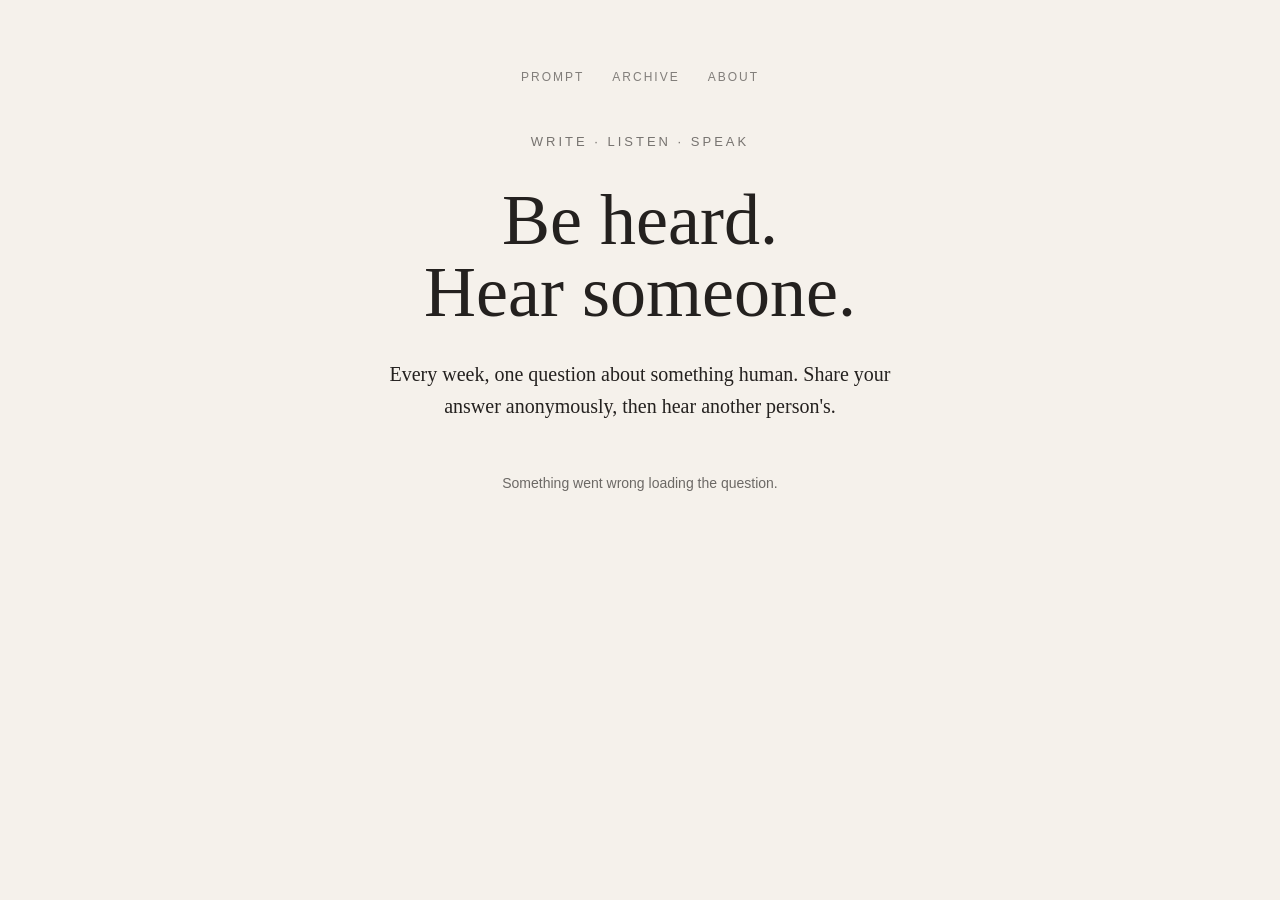
<file: index.html>
<!DOCTYPE html>
<html lang="en">
<head>
  <meta charset="UTF-8">
  <meta name="viewport" content="width=device-width, initial-scale=1.0">

  <title>Write. Listen. Speak.</title>

  <link rel="stylesheet" href="style.css">
</head>

<body>

  <main>
<nav class="site-nav">
  <a href="index.html">Prompt</a>
  <a href="archive.html">Archive</a>
  <a href="about.html">About</a>
</nav>
    <div class="small-title">
      Write · Listen · Speak
    </div>


    <!-- HOME -->

    <section id="home-screen">

      <h1>
        Be heard.<br>
        Hear someone.
      </h1>

      <p class="intro">
        Every week, one question about something human.
        Share your answer anonymously, then hear another person's.
      </p>

      <div id="prompt-area">
        <p>Loading this week's question...</p>
      </div>

    </section>


    <!-- WRITE -->

    <section id="write-screen" class="hidden">

      <div class="emotion" id="write-emotion"></div>

      <p class="prompt" id="write-question"></p>

      <textarea
        id="answer-box"
        maxlength="2000"
        placeholder="Write whatever comes up..."
      ></textarea>

      <p class="note">
        Please don't include your name, contact details,
        or identifying information.
      </p>

      <button class="secondary" id="back-button">
        Back
      </button>

      <button id="submit-button">
        Submit anonymously
      </button>

      <p class="message" id="submit-message"></p>

    </section>


    <!-- LISTEN -->

    <section id="listen-screen" class="hidden">

      <div class="emotion" id="listen-emotion"></div>

      <h2>Now, listen.</h2>

      <p class="intro">
        Someone else answered the same question.
        Take a moment with their words.
      </p>

      <p class="prompt" id="listen-question"></p>

      <div class="answer-card">

        <div class="answer-label">
          Someone wrote
        </div>

        <p class="stranger-answer" id="stranger-answer"></p>

      </div>

      <p class="note">
        You don't need to fix anything.
        Just hear what they chose to share.
      </p>

      <button id="voice-button">
        Leave them a voice
      </button>

    </section>


    <!-- SPEAK -->

    <section id="voice-screen" class="hidden">

      <div class="emotion" id="voice-emotion"></div>

      <h2>Leave them a voice.</h2>

      <div class="instructions">
        <strong>When you record:</strong><br><br>

        1. Read the question aloud.<br>
        2. Read their answer aloud.<br>
        3. Then respond in your own words.
        <br><br>

        You don't have to give advice or solve anything.
        Speak as one person listening to another.
      </div>

      <p class="prompt" id="voice-question"></p>

      <div class="answer-card">

        <div class="answer-label">
          Their answer
        </div>

        <p class="stranger-answer" id="voice-answer"></p>

      </div>

      <p class="note">
        Maximum recording time: 90 seconds.
        Please don't say your full name, contact details,
        social media handle or other identifying information.
      </p>


      <div id="record-controls">

        <button id="start-recording">
          🎙 Start recording
        </button>

        <button id="stop-recording" class="recording hidden">
          Stop recording
        </button>

        <div class="timer" id="timer">
          0:00
        </div>

      </div>


      <div id="review-recording" class="hidden">

        <p class="note">
          Listen back before sending.
        </p>

        <audio id="audio-preview" controls></audio>

        <br>

        <button class="secondary" id="record-again">
          Record again
        </button>

        <button id="send-recording">
          Send anonymously
        </button>

      </div>

      <p class="message" id="voice-message"></p>

    </section>


    <!-- THANK YOU -->

    <section id="thank-you-screen" class="hidden">

      <h2>Your voice has been received.</h2>

      <p class="intro">
        Thank you for taking the time to listen to someone
        you may never meet.
      </p>

      <p class="note">
        Your recording will be reviewed before it becomes
        part of the archive.
      </p>

    </section>

  </main>

  <script src="app.js"></script>

</body>
</html>
</file>
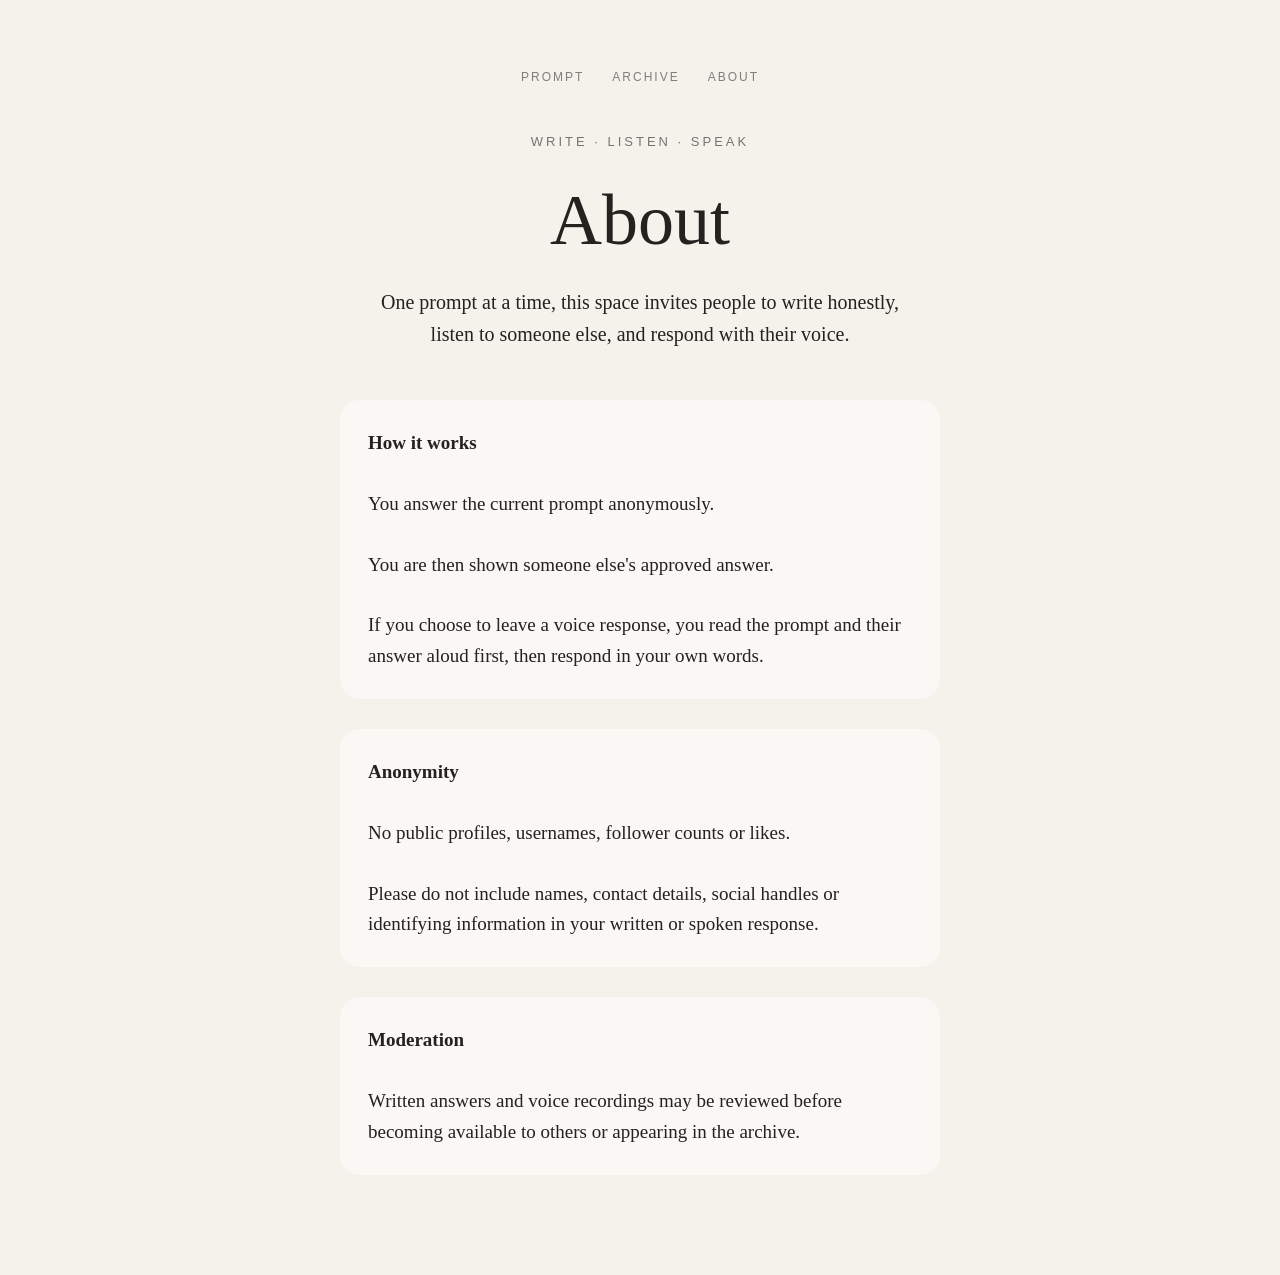
<file: about.html>
<!DOCTYPE html>
<html lang="en">
<head>
  <meta charset="UTF-8">
  <meta name="viewport" content="width=device-width, initial-scale=1.0">

  <title>About · Write. Listen. Speak.</title>

  <link rel="stylesheet" href="style.css">
</head>

<body>

  <main>

    <nav class="site-nav">
      <a href="index.html">Prompt</a>
      <a href="archive.html">Archive</a>
      <a href="about.html">About</a>
    </nav>

    <div class="small-title">
      Write · Listen · Speak
    </div>

    <section>

      <h1>About</h1>

      <p class="intro">
        One prompt at a time, this space invites people to write honestly,
        listen to someone else, and respond with their voice.
      </p>

      <div class="instructions">
        <strong>How it works</strong><br><br>

        You answer the current prompt anonymously.<br><br>

        You are then shown someone else's approved answer.<br><br>

        If you choose to leave a voice response, you read the prompt and
        their answer aloud first, then respond in your own words.
      </div>

      <div class="instructions">
        <strong>Anonymity</strong><br><br>

        No public profiles, usernames, follower counts or likes.<br><br>

        Please do not include names, contact details, social handles or
        identifying information in your written or spoken response.
      </div>

      <div class="instructions">
        <strong>Moderation</strong><br><br>

        Written answers and voice recordings may be reviewed before becoming
        available to others or appearing in the archive.
      </div>

    </section>

  </main>

</body>
</html>
</file>
<file: style.css>
* {
  box-sizing: border-box;
}

body {
  margin: 0;
  min-height: 100vh;
  font-family: Georgia, "Times New Roman", serif;
  background: #f5f1eb;
  color: #24211f;
}

main {
  width: min(680px, 90%);
  margin: 0 auto;
  padding: 70px 20px;
  text-align: center;
}

.small-title,
.emotion {
  font-family: Arial, sans-serif;
  font-size: 13px;
  letter-spacing: 3px;
  text-transform: uppercase;
  opacity: 0.6;
}

.small-title {
  margin-bottom: 35px;
}

h1 {
  font-size: clamp(42px, 8vw, 72px);
  font-weight: normal;
  line-height: 1;
  margin: 0 0 30px;
}

h2 {
  font-size: 40px;
  font-weight: normal;
  margin: 0 0 25px;
}

.intro {
  font-size: 20px;
  line-height: 1.6;
  max-width: 520px;
  margin: 0 auto 50px;
}

.emotion {
  margin-bottom: 18px;
}

.prompt {
  font-size: 28px;
  line-height: 1.35;
  margin: 0 auto 36px;
  max-width: 600px;
}

textarea {
  width: 100%;
  min-height: 220px;
  resize: vertical;
  border: 1px solid rgba(36, 33, 31, 0.25);
  border-radius: 18px;
  background: rgba(255,255,255,0.4);
  padding: 20px;
  font-family: Georgia, "Times New Roman", serif;
  font-size: 20px;
  line-height: 1.5;
  color: #24211f;
  outline: none;
  margin-bottom: 20px;
}

textarea:focus {
  border-color: #24211f;
}

.answer-card,
.instructions {
  background: rgba(255,255,255,0.45);
  border-radius: 20px;
  max-width: 600px;
  margin: 30px auto;
}

.answer-card {
  padding: 35px;
  text-align: left;
}

.instructions {
  padding: 28px;
  text-align: left;
  font-size: 19px;
  line-height: 1.6;
}

.answer-label {
  font-family: Arial, sans-serif;
  font-size: 12px;
  letter-spacing: 2px;
  text-transform: uppercase;
  opacity: 0.5;
  margin-bottom: 18px;
}

.stranger-answer {
  font-size: 24px;
  line-height: 1.55;
  margin: 0;
}

button {
  border: none;
  padding: 16px 30px;
  font-size: 16px;
  cursor: pointer;
  background: #24211f;
  color: white;
  border-radius: 30px;
  margin: 5px;
}

button:hover {
  opacity: 0.8;
}

button:disabled {
  opacity: 0.4;
  cursor: default;
}

.secondary {
  background: transparent;
  color: #24211f;
  border: 1px solid rgba(36, 33, 31, 0.3);
}

.recording {
  background: #8b2525;
}

.note,
.message,
.timer {
  font-family: Arial, sans-serif;
  font-size: 14px;
  line-height: 1.6;
  opacity: 0.65;
}

.note {
  margin: 0 0 24px;
}

.message {
  margin-top: 24px;
}

.timer {
  font-size: 18px;
  margin: 20px 0;
}

audio {
  width: 100%;
  max-width: 500px;
  margin: 20px auto;
}

.hidden {
  display: none;
}

.site-nav {
  display: flex;
  justify-content: center;
  gap: 28px;
  margin-bottom: 50px;
}

.site-nav a {
  font-family: Arial, sans-serif;
  font-size: 12px;
  letter-spacing: 2px;
  text-transform: uppercase;
  color: #24211f;
  text-decoration: none;
  opacity: 0.55;
}

.site-nav a:hover {
  opacity: 1;
}
</file>
